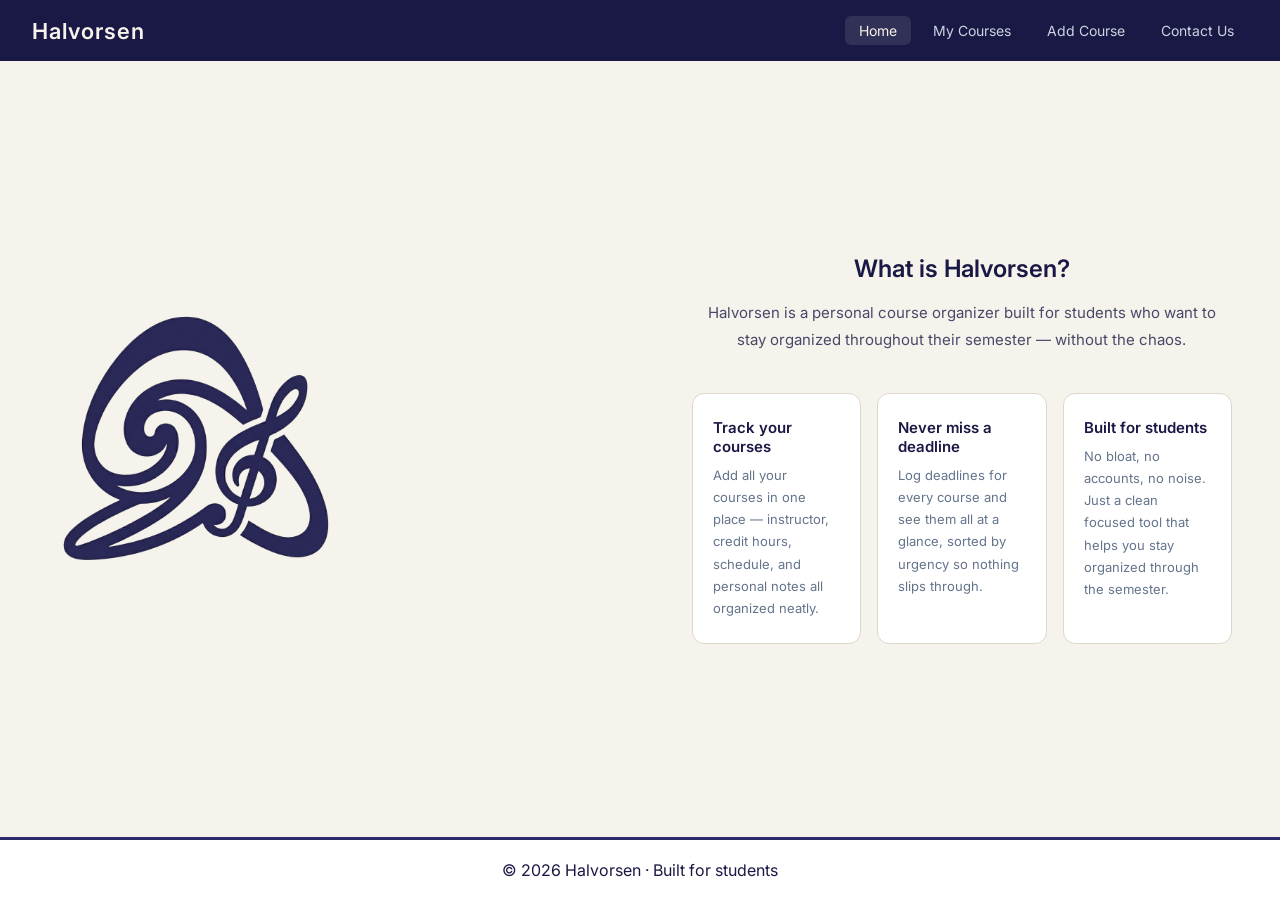
<file: index.html>
<!DOCTYPE html>
<html lang="en">

<head>
    <!-- Metadata about the page -->
    <meta charset="UTF-8">
    <title>Halvorsen - Essential Course Organizer for Students</title>
    <meta name="viewport" content="width=device-width, initial-scale=1.0">
    <!-- Icon configuration -->
    <link rel="icon" type="image/x-icon" href="assets/favicon.ico">

    <!-- Font family -->
    <link href="https://fonts.googleapis.com/css2?family=Inter:wght@400;500;600&family=JetBrains+Mono:wght@400;500&display=swap" rel="stylesheet">

    <!-- Link to the .css file -->
    <link rel="stylesheet" href="css/style.css">
</head>

<body>
<!-- Header -->
    <header>
        <span class="logo-name">Halvorsen</span>
        <nav>
            <a href="index.html" class="active">Home</a>
            <a href="courses.html">My Courses</a>
            <a href="add-course.html">Add Course</a>
            <a href="contact.html">Contact Us</a>
        </nav>
    </header>

<!-- Main content in index.html-->
<main class="centered-content">

        <!-- Hero -->
    <div class="image-with-caption">
        <img src="assets/LogofinalTransparent.png" alt="Logo">
    </div>
<!-- About Section -->
        <section class="about">
            <h2>What is Halvorsen?</h2>
            <p>Halvorsen is a personal course organizer built for students who want to stay organized throughout their semester — without the chaos.</p>

            <div class="about-cards">
                <div class="about-card">
                    <h3>Track your courses</h3>
                    <p>Add all your courses in one place — instructor, credit hours, schedule, and personal notes all organized neatly.</p>
                </div>
                <div class="about-card">
                    <h3>Never miss a deadline</h3>
                    <p>Log deadlines for every course and see them all at a glance, sorted by urgency so nothing slips through.</p>
                </div>
                <div class="about-card">
                    <h3>Built for students</h3>
                    <p>No bloat, no accounts, no noise. Just a clean focused tool that helps you stay organized through the semester.</p>
                </div>
            </div>
        </section>
</main>

<!-- Footer -->
<footer>
    <p>© 2026 Halvorsen · Built for students</p>
</footer>

</body>

</html>
</file>
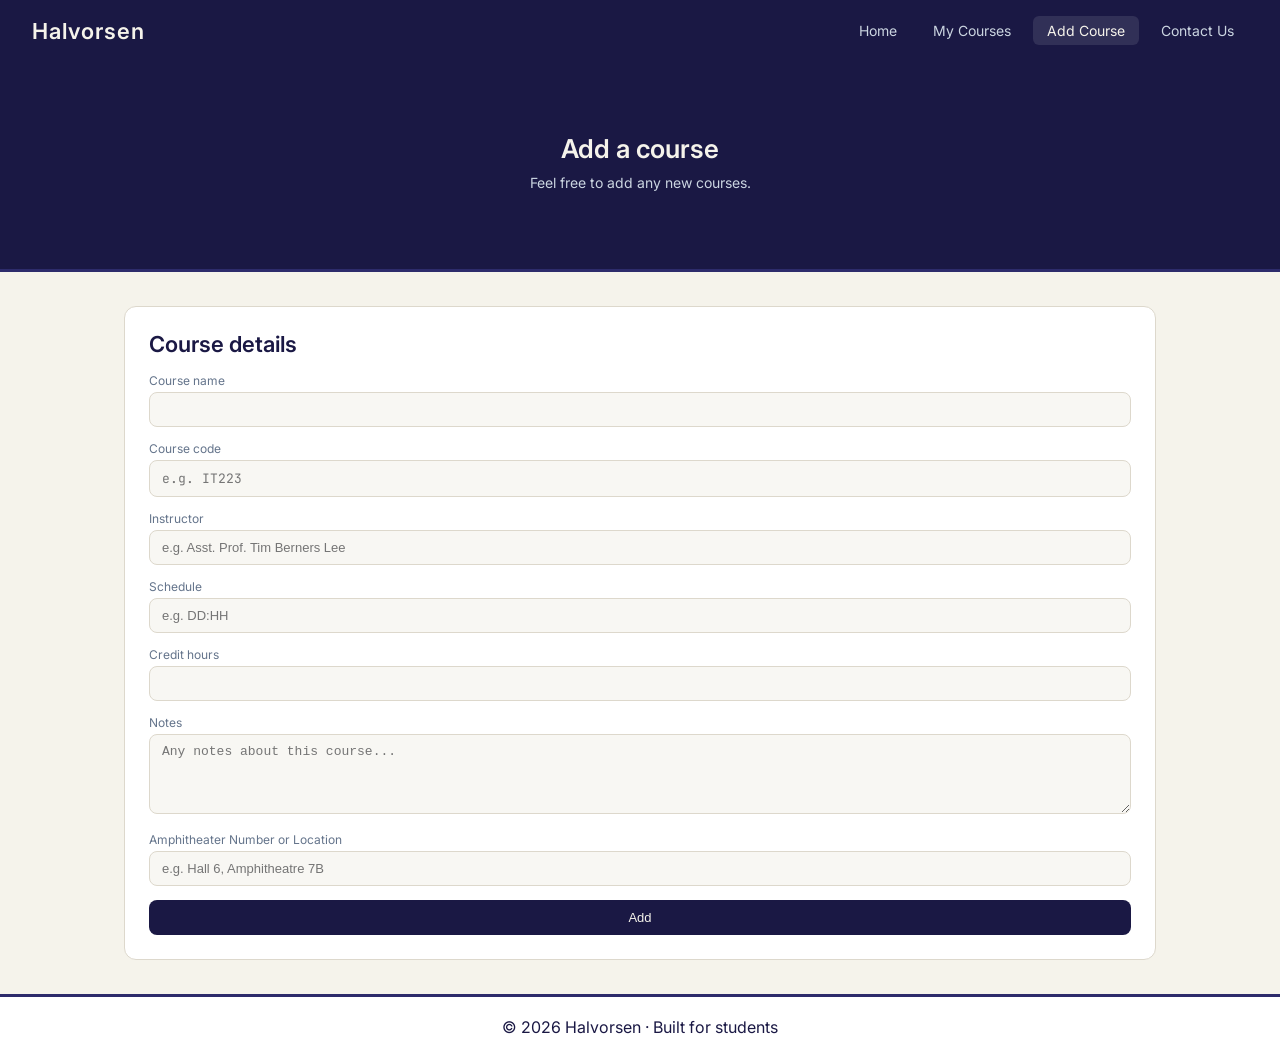
<file: add-course.html>
<!DOCTYPE html>
<html lang="en">
<head>
    <!-- Metadata about the page -->
    <meta charset="UTF-8">
    <title>Halvorsen - Add a course</title>
    <meta name="viewport" content="width=device-width, initial-scale=1.0">
    <!-- Icon configuration -->
    <link rel="icon" type="image/x-icon" href="assets/favicon.ico">

    <!-- Font family -->
    <link href="https://fonts.googleapis.com/css2?family=Inter:wght@400;500;600&family=JetBrains+Mono:wght@400;500&display=swap" rel="stylesheet">

    <!-- Link to the .css file -->
    <link rel="stylesheet" href="css/style.css">
</head>
<body>

<!-- Header -->
<header>
    <!--  <img src="/LogoHEADER.png" alt="Halvorsen" class="logo-img">  -->
    <span class="logo-name">Halvorsen</span>
    <nav>
        <a href="index.html">Home</a>
        <a href="courses.html">My Courses</a>
        <a href="add-course.html" class="active">Add Course</a>
        <a href="contact.html">Contact Us</a>
    </nav>
</header>

<div class="hero">
    <h1>Add a course</h1>
    <p>Feel free to add any new courses.</p>

</div>
<main>
        <!--  Adding a course form -->
        <div class="ac-form">
            <h2 class="ac_form-title">Course details</h2>
<!-- Course name row  -->
            <div class="ac_form-row">
                <label class="ac_form-label">Course name</label>
                <input class="ac_form-input" type="text">
            </div>
<!-- Course code row    -->
            <div class="ac_form-row">
                <label class="ac_form-label">Course code</label>
                <input class="ac_form-input mono" type="text" placeholder="e.g. IT223">
            </div>
<!-- Instructor       -->
            <div class="ac_form-row">
                <label class="ac_form-label">Instructor</label>
                <input class="ac_form-input"  type="text" placeholder="e.g. Asst. Prof. Tim Berners Lee">
            </div>

<!-- Schedule row -->
            <div class="ac_form-row">
                <label class="ac_form-label">Schedule</label>
                <input class="ac_form-input" rows="2" type="text" placeholder="e.g. DD:HH" >
            </div>
<!-- Credits -->
            <div class="ac_form-row">
                <label class="ac_form-label">Credit hours</label>
                <input class="ac_form-input"  type="text">
            </div>
<!-- Notes -->
            <div class="ac_form-row">
                <label class="ac_form-label">Notes</label>
                <textarea class="ac_form-input" rows="4" placeholder="Any notes about this course..."></textarea>
            </div>
<!--Amphitheater  -->
            <div class="ac_form-row">
                <label class="ac_form-label">Amphitheater Number or Location</label>
                <input class="ac_form-input"  type="text" placeholder="e.g. Hall 6, Amphitheatre 7B">
            </div>

            <button class="submit-btn">Add</button>
        </div>

</main>

<footer>
    <p>© 2026 Halvorsen · Built for students</p>
</footer>
</body>
</html>
</file>
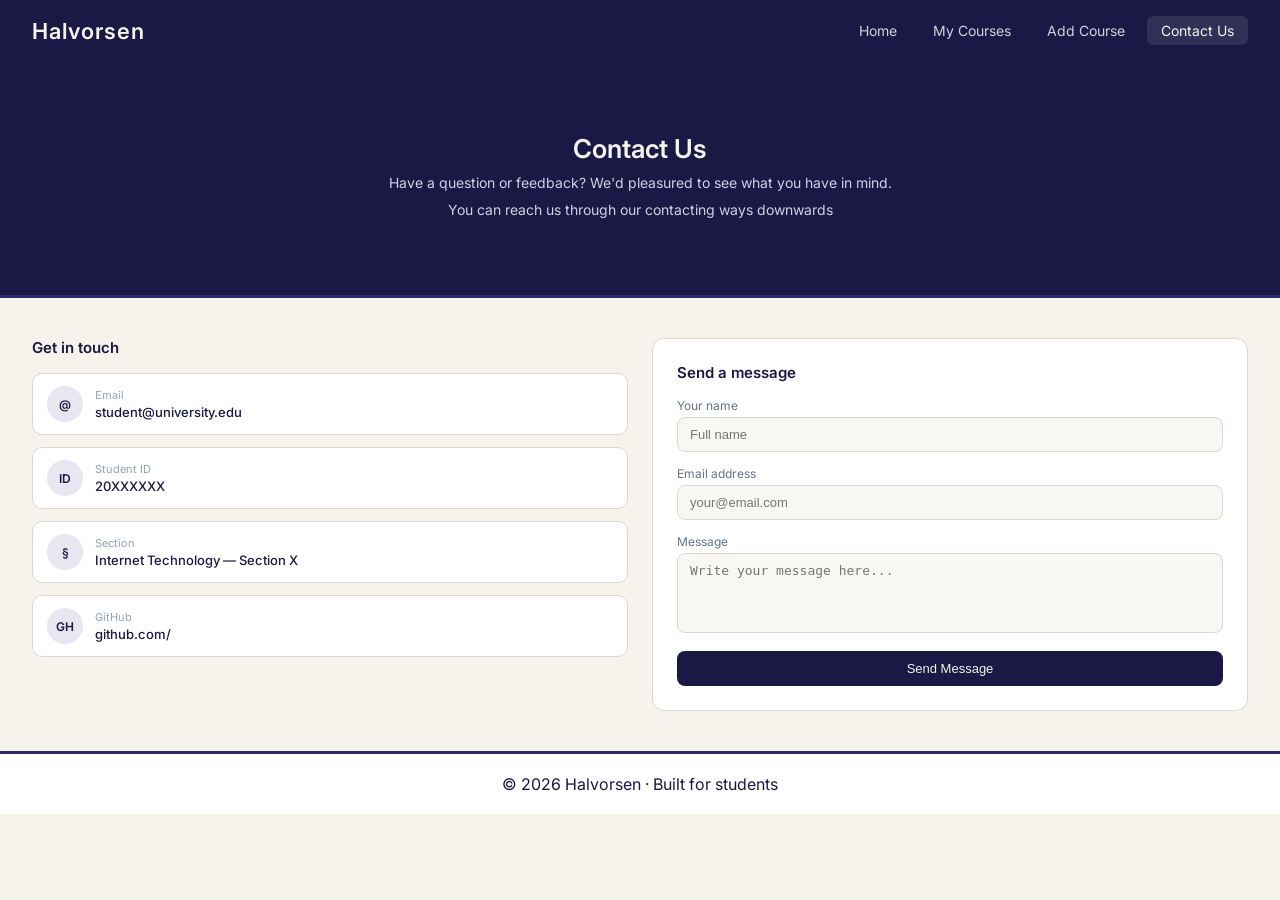
<file: contact.html>
<!DOCTYPE html>
<html lang="en">
<head>
    <!-- Metadata about the page -->
    <meta charset="UTF-8">
    <title>Halvorsen - Contact us</title>
    <meta name="viewport" content="width=device-width, initial-scale=1.0">
    <!-- Icon configuration -->
    <link rel="icon" type="image/x-icon" href="assets/favicon.ico">

    <!-- Font family -->
    <link href="https://fonts.googleapis.com/css2?family=Inter:wght@400;500;600&family=JetBrains+Mono:wght@400;500&display=swap" rel="stylesheet">

    <!-- Link to the .css file -->
    <link rel="stylesheet" href="css/style.css">
</head>
<body>

<!-- Header -->
<header>
    <!--  <img src="/LogoHEADER.png" alt="Halvorsen" class="logo-img">  -->
    <span class="logo-name">Halvorsen</span>
    <nav>
        <a href="index.html">Home</a>
        <a href="courses.html">My Courses</a>
        <a href="add-course.html">Add Course</a>
        <a href="contact.html" class="active">Contact Us</a>
    </nav>
</header>

<!-- Main -->
<main>

    <!-- Page Hero -->
    <div class="hero">
        <h1>Contact Us</h1>
        <p>Have a question or feedback? We'd pleasured to see what you have in mind.<br>You can reach us through our contacting ways downwards</p>
    </div>

    <!-- Contact Body -->
    <section class="contact-body">

        <!-- Left: Info Cards -->
        <div class="contact-info">
            <h2 class="contact-info-title">Get in touch</h2>

            <div class="info-item">
                <div class="info-icon">@</div>
                <div>
                    <div class="info-label">Email</div>
                    <div class="info-value">student@university.edu</div>
                </div>
            </div>

            <div class="info-item">
                <div class="info-icon">ID</div>
                <div>
                    <div class="info-label">Student ID</div>
                    <div class="info-value">20XXXXXX</div>
                </div>
            </div>

            <div class="info-item">
                <div class="info-icon">§</div>
                <div>
                    <div class="info-label">Section</div>
                    <div class="info-value">Internet Technology — Section X</div>
                </div>
            </div>

            <div class="info-item">
                <div class="info-icon">GH</div>
                <div>
                    <div class="info-label">GitHub</div>
                    <div class="info-value">github.com/</div>
                </div>
            </div>
        </div>

        <!-- Right Side: Message Form -->
        <div class="contact-form">
            <h2 class="form-title">Send a message</h2>

            <div class="form-row">
                <label class="form-label">Your name</label>
                <input class="form-input" type="text" placeholder="Full name">
            </div>

            <div class="form-row">
                <label class="form-label">Email address</label>
                <input class="form-input" type="email" placeholder="your@email.com">
            </div>

            <div class="form-row">
                <label class="form-label">Message</label>
                <textarea class="form-textarea" rows="4" placeholder="Write your message here..."></textarea>
            </div>

            <button class="submit-btn">Send Message</button>
        </div>

    </section>

</main>

<!-- Footer -->
<footer>
    <p>© 2026 Halvorsen · Built for students</p>
</footer>

</body>
</html>
</file>
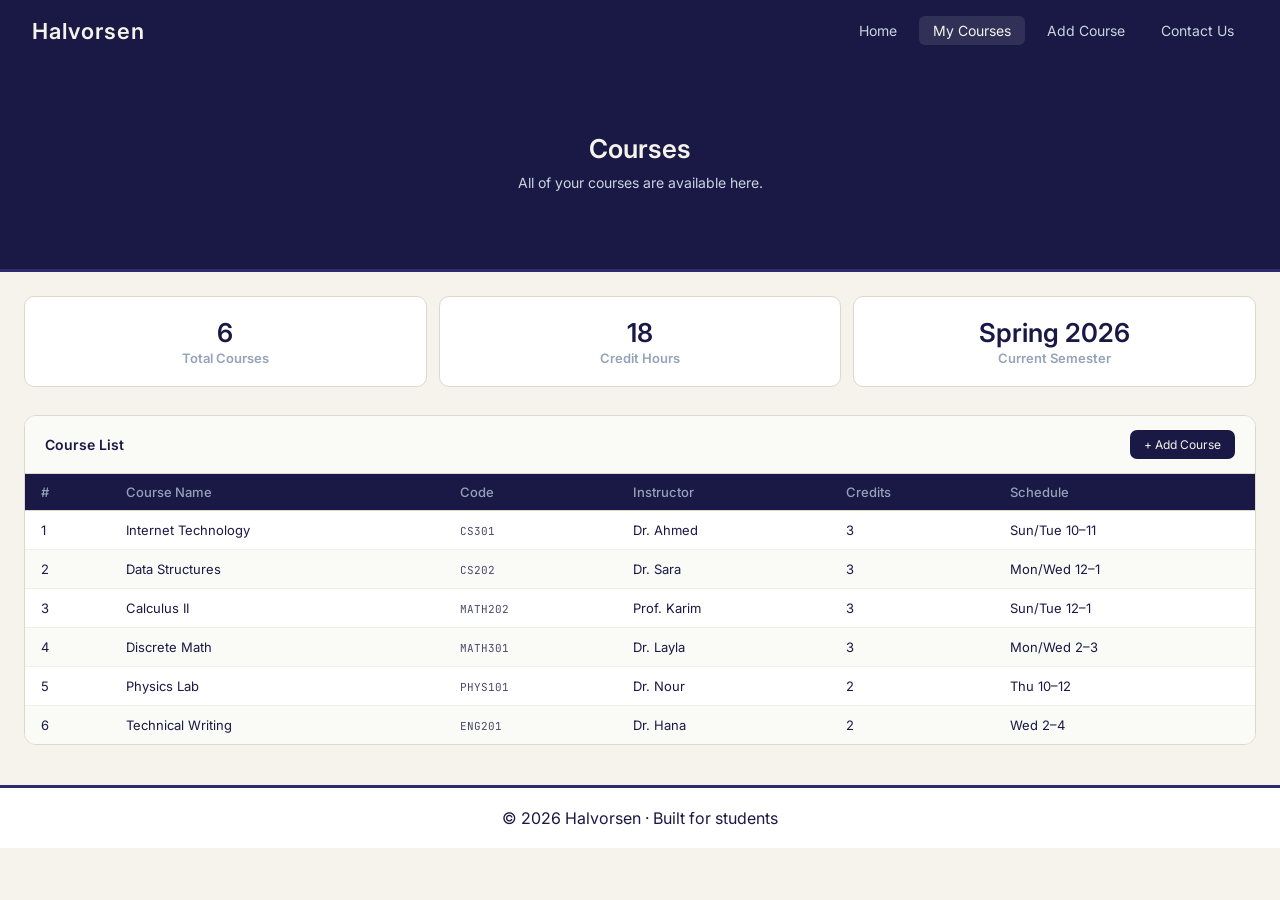
<file: courses.html>
<!DOCTYPE html>
<html lang="en">
<!-- Head -->
<head>
    <!-- Metadata about the page -->
    <meta charset="UTF-8">
    <title>Halvorsen - Courses </title>
    <meta name="viewport" content="width=device-width, initial-scale=1.0">
    <!-- Icon configuration -->
    <link rel="icon" type="image/x-icon" href="assets/favicon.ico">

    <!-- Font family -->
    <link href="https://fonts.googleapis.com/css2?family=Inter:wght@400;500;600&family=JetBrains+Mono:wght@400;500&display=swap" rel="stylesheet">

    <!-- Link to the .css file -->
    <link rel="stylesheet" href="css/style.css">
</head>
<body>
<!--Header-->
<header>
    <!--  <img src="/LogoHEADER.png" alt="Halvorsen" class="logo-img">  -->
    <span class="logo-name">Halvorsen</span>
    <nav>
        <a href="index.html">Home</a>
        <a href="courses.html" class="active">My Courses</a>
        <a href="add-course.html">Add Course</a>
        <a href="contact.html">Contact Us</a>
    </nav>
</header>
<!--Hero-->
<div class="hero">
    <h1>Courses</h1>
    <p>All of your courses are available here.</p>
</div>
<main>
<!-- One div Container  -->
    <div class="cards-row">
<!-- First card  -->
        <div class="courses-card">
            <p class="courses-card-title">
                6
            </p>
            <p class="courses-card-label">
                Total Courses
            </p>
        </div>
<!-- Second card   -->
            <div class="courses-card">
                <p class="courses-card-title">
                18
                </p>
                <p class="courses-card-label">
                Credit Hours
                </p>
            </div>
<!-- Third card -->
                <div class="courses-card">
                    <p class="courses-card-title">
                    Spring 2026
                    </p>
                    <p class="courses-card-label">
                    Current Semester
                    </p>
                </div>
            </div>


<!--The table section-->
    <!-- Table Section -->
    <section class="table-section">

        <div class="table-wrap">
            <div class="table-header">
                <span class="table-title">Course List</span>
                <a href="add-course.html" class="add-course-btn">+ Add Course</a>
            </div>

            <table>
                <thead>
                <tr>
                <!-- Columns names -->
                    <th>#</th>
                    <th>Course Name</th>
                    <th>Code</th>
                    <th>Instructor</th>
                    <th>Credits</th>
                    <th>Schedule</th>

                </tr>
                </thead>
                <tbody>
                <tr>
                    <td>1</td>
                    <td>Internet Technology</td>
                    <td><span class="mono">CS301</span></td>
                    <td>Dr. Ahmed</td>
                    <td>3</td>
                    <td>Sun/Tue 10–11</td>
                </tr>
                <tr>
                    <td>2</td>
                    <td>Data Structures</td>
                    <td><span class="mono">CS202</span></td>
                    <td>Dr. Sara</td>
                    <td>3</td>
                    <td>Mon/Wed 12–1</td>
                </tr>
                <tr>
                    <td>3</td>
                    <td>Calculus II</td>
                    <td><span class="mono">MATH202</span></td>
                    <td>Prof. Karim</td>
                    <td>3</td>
                    <td>Sun/Tue 12–1</td>
                </tr>
                <tr>
                    <td>4</td>
                    <td>Discrete Math</td>
                    <td><span class="mono">MATH301</span></td>
                    <td>Dr. Layla</td>
                    <td>3</td>
                    <td>Mon/Wed 2–3</td>
                </tr>
                <tr>
                    <td>5</td>
                    <td>Physics Lab</td>
                    <td><span class="mono">PHYS101</span></td>
                    <td>Dr. Nour</td>
                    <td>2</td>
                    <td>Thu 10–12</td>
                </tr>
                <tr>
                    <td>6</td>
                    <td>Technical Writing</td>
                    <td><span class="mono">ENG201</span></td>
                    <td>Dr. Hana</td>
                    <td>2</td>
                    <td>Wed 2–4</td>
                </tr>
                </tbody>
            </table>
        </div>

    </section>


</main>
<footer>
    <p>© 2026 Halvorsen · Built for students</p>
</footer>
</body>
</html>
</file>
<file: css/style.css>
body {
    font-family: 'Inter', sans-serif;
}

.course-code, .student-id {
    font-family: 'JetBrains Mono', monospace;
}

/* Margins */
* {
    margin: 0;
    padding: 0;
    box-sizing: border-box;
}


body {
    min-height: 100vh;
    display: flex;
    flex-direction: column;
}

/* To center any paragraph */
.centered-content {
    flex: 1;
    display: flex;
    justify-content: center;
    align-items: center;
    text-align: center;
    padding: 1rem;
}



.image-with-caption img {
    display: flex;
    max-width: 56%;
    height: auto;
    justify-content: center;
    align-items: center;
    border-radius: 6px;
    gap: 40px;
    /* Optional rounded corners */
}



/* Hero section */
.hero {
    background-color: #1e293b;
    padding: 60px 24px;
    text-align: center;
}

.hero p {
    color: #94a3b8;
    font-size: 16px;
    line-height: 1.8;
}

.hero strong {
    color: #ffffff;
    font-size: 32px;
    font-weight: 600;
    display: block;
    margin: 8px 0;
}

/* ── Variables ── */
:root {
    --navy: #2D2B6B;
    --offwhite: #F5F3EB;
    --navy-muted: #4a4899;
    --text-muted: #94a3b8;
}

/* ── Base ── */
* {
    margin: 0;
    padding: 0;
    box-sizing: border-box;
}

body {
    font-family: 'Inter', sans-serif;
    background-color: var(--offwhite);
    color: var(--navy);
}

/* ── Header ── */
header {
    background-color: var(--navy);
    padding: 16px 32px;
    display: flex;
    align-items: center;
    justify-content: space-between;
}

header .logo {
    color: var(--offwhite);
    font-size: 20px;
    font-weight: 600;
    letter-spacing: 0.5px;
}

/* ── Navbar ── */
nav {
    display: flex;
    gap: 8px;
}

nav a {
    color: var(--text-muted);
    text-decoration: none;
    font-size: 14px;
    padding: 6px 14px;
    border-radius: 6px;
    transition: 0.3s;
}

nav a:hover {
    background-color: rgba(255, 255, 255, 0.1);
    color: var(--offwhite);
}

nav a.active {
    background-color: rgba(255, 255, 255, 0.1);
    color: var(--offwhite);
}

/* ── Hero ── */
.hero {
    background-color: var(--navy);
    padding: 72px 24px;
    text-align: center;
    border-bottom: 3px solid var(--navy-muted);
}

.hero p {
    color: var(--text-muted);
    font-size: 16px;
    line-height: 1.9;
}

.hero strong {
    color: var(--offwhite);
    font-size: 32px;
    font-weight: 600;
    display: block;
    margin: 10px 0;
    letter-spacing: 0.5px;
}

/* ── Variables ── */
:root {
    --navy: #1a1844;
    --offwhite: #F5F3EB;
    --navy-muted: #2D2B6B;
    --text-muted: #cbd5e1;
}

/* ── Hero ── */
.hero {
    background-color: var(--navy);
    padding: 72px 24px;
    text-align: center;
    border-bottom: 3px solid var(--navy-muted);
}

.hero p {
    color: var(--offwhite);
    font-size: 18px;
    line-height: 1.9;
}

.hero strong {
    color: var(--offwhite);
    font-size: 38px;
    font-weight: 600;
    display: block;
    margin: 10px 0;
    letter-spacing: 1px;
}

/* ── About Section ── */
.about {
    padding: 64px 32px;
    background-color: var(--offwhite);
    display: flex;
    flex-direction: column;
    align-items: center;
    text-align: center;
    gap: 16px;
}

.about h2 {
    font-size: 24px;
    font-weight: 600;
    color: var(--navy);
}

.about p {
    font-size: 15px;
    color: #4a4869;
    line-height: 1.8;
    max-width: 600px;
}

.about-cards {
    display: grid;
    grid-template-columns: repeat(3, 1fr);
    gap: 16px;
    margin-top: 24px;
    width: 100%;
    max-width: 860px;
}

.about-card {
    background: #ffffff;
    border: 0.5px solid #ddd8cc;
    border-radius: 12px;
    padding: 24px 20px;
    text-align: left;
}

.about-card h3 {
    font-size: 15px;
    font-weight: 600;
    color: var(--navy);
    margin-bottom: 8px;
}

.about-card p {
    font-size: 13px;
    color: #64748b;
    line-height: 1.7;
}

@media (max-width: 768px) {
    .about-cards {
        grid-template-columns: 1fr;
    }
}
footer {
    background-color: #ffffff;
    padding: 20px 32px;
    text-align: center;
    border-top: 3px solid var(--navy-muted);
}
/* For the logo in the header */
.logo-img {
    height: 48px;
    width: auto;
}
/* For the title in the header */
.logo-wrap {
    display: flex;
    align-items: center;
    gap: 4px;
}

.logo-name {
    color: var(--offwhite);
    font-size: 22px;
    font-weight: 600;
    letter-spacing: 1px;
}

/* ── Page Hero (used on inner pages) ── */
.hero h1 {
    color: var(--offwhite);
    font-size: 26px;
    font-weight: 600;
    margin-bottom: 6px;
}

.hero p {
    color: #cbd5e1;
    font-size: 14px;
}

/* ── Contact Page ── */
.contact-body {
    display: grid;
    grid-template-columns: 1fr 1fr;
    gap: 24px;
    padding: 40px 32px;
    background-color: var(--offwhite);
}

.contact-info {
    display: flex;
    flex-direction: column;
    gap: 12px;
}

.contact-info-title {
    font-size: 15px;
    font-weight: 600;
    color: var(--navy);
    margin-bottom: 4px;
}

.info-item {
    background: #ffffff;
    border: 0.5px solid #ddd8cc;
    border-radius: 10px;
    padding: 12px 14px;
    display: flex;
    align-items: center;
    gap: 12px;
    transition: 0.3s;
}

.info-item:hover {
    border-color: var(--navy);
}

.info-icon {
    width: 36px;
    height: 36px;
    border-radius: 50%;
    background: #e8e6f0;
    display: flex;
    align-items: center;
    justify-content: center;
    font-size: 12px;
    font-weight: 600;
    color: var(--navy);
    flex-shrink: 0;
}

.info-label {
    font-size: 11px;
    color: #94a3b8;
}

.info-value {
    font-size: 13px;
    font-weight: 500;
    color: var(--navy);
    margin-top: 2px;
}

/* ── Contact Form ── */
.contact-form {
    background: #ffffff;
    border: 0.5px solid #ddd8cc;
    border-radius: 12px;
    padding: 24px;
}

.form-title {
    font-size: 15px;
    font-weight: 600;
    color: var(--navy);
    margin-bottom: 16px;
}

.form-row {
    margin-bottom: 14px;
}

.form-label {
    font-size: 12px;
    color: #64748b;
    margin-bottom: 4px;
    display: block;
}

.form-input {
    width: 100%;
    padding: 9px 12px;
    border: 0.5px solid #ddd8cc;
    border-radius: 8px;
    font-size: 13px;
    background: #f8f7f3;
    color: var(--navy);
    transition: 0.3s;
}

.form-input:focus {
    outline: none;
    border-color: var(--navy);
}

.form-textarea {
    width: 100%;
    padding: 9px 12px;
    border: 0.5px solid #ddd8cc;
    border-radius: 8px;
    font-size: 13px;
    background: #f8f7f3;
    color: var(--navy);
    resize: none;
    transition: 0.3s;
}

.form-textarea:focus {
    outline: none;
    border-color: var(--navy);
}

.submit-btn {
    background: var(--navy);
    color: var(--offwhite);
    border: none;
    padding: 10px 20px;
    border-radius: 8px;
    font-size: 13px;
    font-weight: 500;
    cursor: pointer;
    width: 100%;
    transition: 0.3s;
}

.submit-btn:hover {
    background: var(--navy-muted);
}


.courses-card {
    background-color: #ffffff;
/* Makes the background color offwhite by the variables we declared in root.  */
    border: 0.5px solid #ddd8cc;
/* Thickness : Style : color (Parameters)
(All three values are required for the border to be shown)  */
    border-radius: 10px;
    padding: 20px 16px;
    /*Inner spacing*/
    text-align: center;
}
.cards-row {
    display: grid;
    /* Turns this div into a grid container.
    Its direct children (the 3 cards) will now be arranged in a grid. */
    grid-template-columns: repeat(3, 1fr);
    /* Defines 3 columns of equal width. 1fr means "1 fraction of available space".
       */
    gap: 12px;
    /*Gap between each card and another*/
    margin-top: 24px;
    margin-bottom: 28px;
    margin-left: 24px;
    margin-right: 24px;
    /* No explain needed  */
}
.courses-card-title {
    font-size: 26px;
    /* Kinda large  */
    font-weight: 600;
    /* How bold the text is */
    color: var(--navy);

}
.courses-card-label {
    font-size: 13px;
    font-weight: 600;
    color: #94a3b8;
    /*  muted gray-blue  */
    margin-top: 2px;
    /*Adds a little space between the title and the label    */
}



/* ── Table Section ── */
.table-section {
    padding: 0 24px 40px;
    background-color: var(--offwhite);
}

.table-wrap {
    background: #ffffff;
    border: 0.5px solid #ddd8cc;
    border-radius: 12px;
    overflow: hidden;
}

.table-header {
    background: #fafaf7;
    padding: 14px 20px;
    display: flex;
    align-items: center;
    justify-content: space-between;
    border-bottom: 0.5px solid #ddd8cc;
}

.table-title {
    font-size: 14px;
    font-weight: 600;
    color: var(--navy);
}

.add-course-btn {
    background: var(--navy);
    color: var(--offwhite);
    text-decoration: none;
    padding: 7px 14px;
    border-radius: 7px;
    font-size: 12px;
    transition: 0.3s;
}

.add-course-btn:hover {
    background: var(--navy-muted);
}

/* Table */
table {
    width: 100%;
    border-collapse: collapse;
    /*  removes spacing between cell borders. */
    font-size: 13px;
}

th {
    /* Properties configurations, found in the header*/
    background: var(--navy);
    color: #94a3b8;
    padding: 10px 16px;
    text-align: left;
    font-weight: 500;
    border-bottom: 0.5px solid #ddd8cc;
}

td {
    /* Data cells configurations */
    padding: 11px 16px;
    border-bottom: 0.5px solid #f1efe8;
    color: var(--navy);
}

tr:last-child td {
    border-bottom: none;
    /* removes the last border as the last row has its own border than the wrapper border.  */
}

tr:nth-child(even) td {
    background: #fafaf7;
    /* Gives this color to the even data rows   */
}

tr:hover td {
    background: #f1efe8;
    /* When hovered apply this color    */
}

/*  Mono font for course codes  */
.mono {
    font-family: 'JetBrains Mono', monospace;
    font-size: 11px;
    color: #4a4869;
}


/* ── Add course form ── */
.ac-form {
    background: #ffffff;
    border: 0.5px solid #ddd8cc;
    border-radius: 12px;
    padding: 24px;
    margin-top: 34px;
    margin-bottom: 34px;
    margin-left: 124px;
    margin-right: 124px;
}

.ac_form-title {
    font-size: 22px;
    font-weight: 600;
    color: var(--navy);
    margin-bottom: 16px;
}

.ac_form-row {
    margin-bottom: 14px;
}

.ac_form-label {
    font-size: 12px;
    color: #64748b;
    margin-bottom: 4px;
    display: block;
}

.ac_form-input {
    width: 100%;
    padding: 9px 12px;
    border: 0.5px solid #ddd8cc;
    border-radius: 8px;
    font-size: 13px;
    background: #f8f7f3;
    color: var(--navy);
    transition: 0.3s;
}

.ac_form-input:focus {
    outline: none;
    border-color: var(--navy);
}

.ac_form-textarea {
    width: 100%;
    padding: 9px 12px;
    border: 0.5px solid #ddd8cc;
    border-radius: 8px;
    font-size: 13px;
    background: #f8f7f3;
    color: var(--navy);
    resize: none;
    transition: 0.3s;
}

.ac_form-textarea:focus {
    outline: none;
    border-color: var(--navy);
}

.add-btn {
    background: var(--navy);
    color: var(--offwhite);
    border: none;
    padding: 10px 20px;
    border-radius: 8px;
    font-size: 13px;
    font-weight: 500;
    cursor: pointer;
    width: 100%;
    transition: 0.3s;
}

.add-btn:hover {
    background: var(--navy-muted);
}


/* ── Responsive Section ── */
@media (max-width: 768px) {
    /* Stack the header and nav for more room */
    header {
        flex-direction: column;
        gap: 12px;
        padding: 16px;
    }

    nav {
        flex-wrap: wrap;
        justify-content: center;
    }

    /* Collapse About cards and Courses cards to 1 column */
    .about-cards, 
    .cards-row {
        grid-template-columns: 1fr;
        margin-left: 16px;
        margin-right: 16px;
    }

    /* Fix the "Add Course" form margins so it isn't crushed */
    .ac-form {
        margin-left: 16px;
        margin-right: 16px;
        padding: 20px;
    }

    /* Make the logo/hero image larger on mobile */
    .image-with-caption img {
        max-width: 90%;
    }

    /* Stack contact info and form (already in your code, keeping for consistency) */
    .contact-body {
        grid-template-columns: 1fr;
        padding: 24px 16px;
    }

    /* Adjust font sizes for smaller screens */
    .hero strong {
        font-size: 28px;
    }

    .hero h1 {
        font-size: 22px;
    }

    /* Allow the table to scroll horizontally without breaking the page width */
    .table-section {
        padding: 0 16px 40px;
    }
    
    .table-wrap {
        overflow-x: auto;
    }

    table {
        min-width: 600px; /* Ensures table doesn't get too squashed to read */
    }
}

/* Extra small devices */
@media (max-width: 480px) {
    nav a {
        font-size: 12px;
        padding: 6px 8px;
    }
    
    .logo-name {
        font-size: 18px;
    }
}

@media (max-width: 768px) {
    table {
        display: block;
        overflow-x: auto;
    }
}
@media (max-width: 768px) {
    .contact-body {
        grid-template-columns: 1fr;
    }
}
</file>
